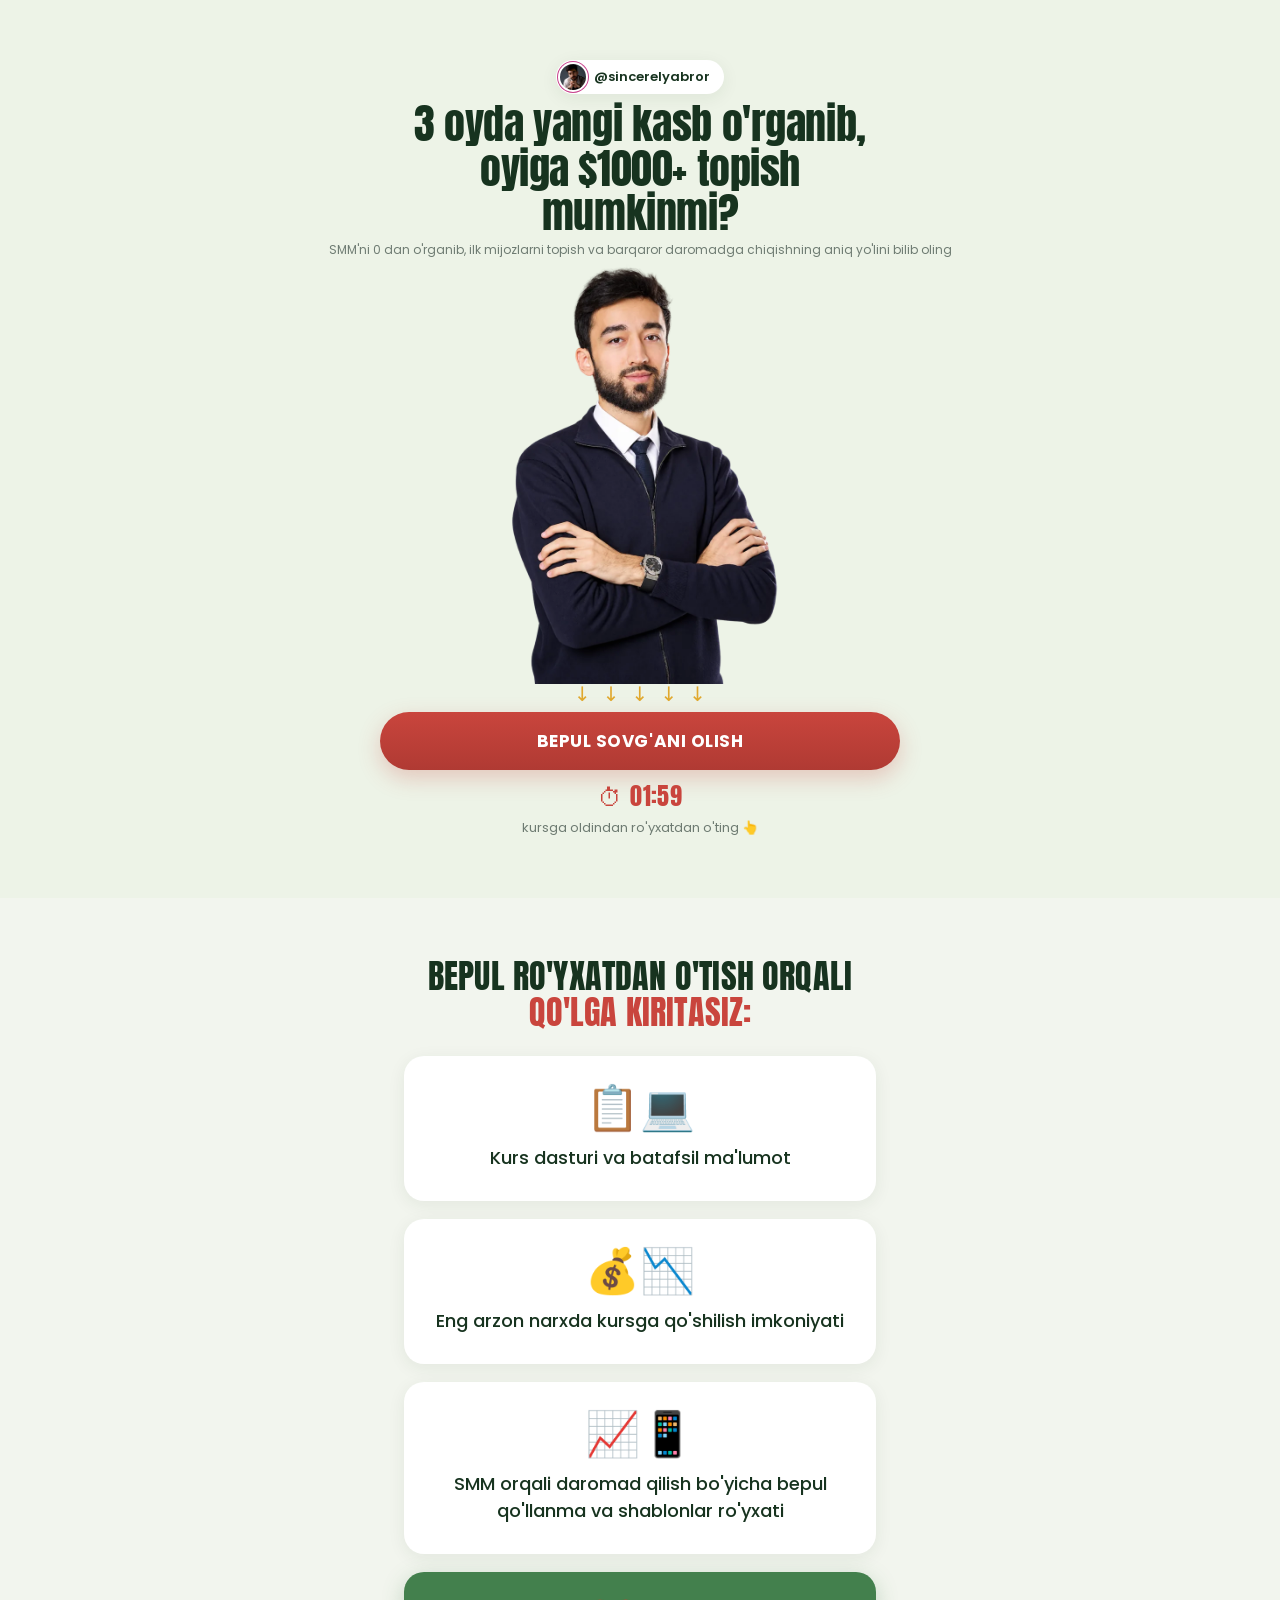
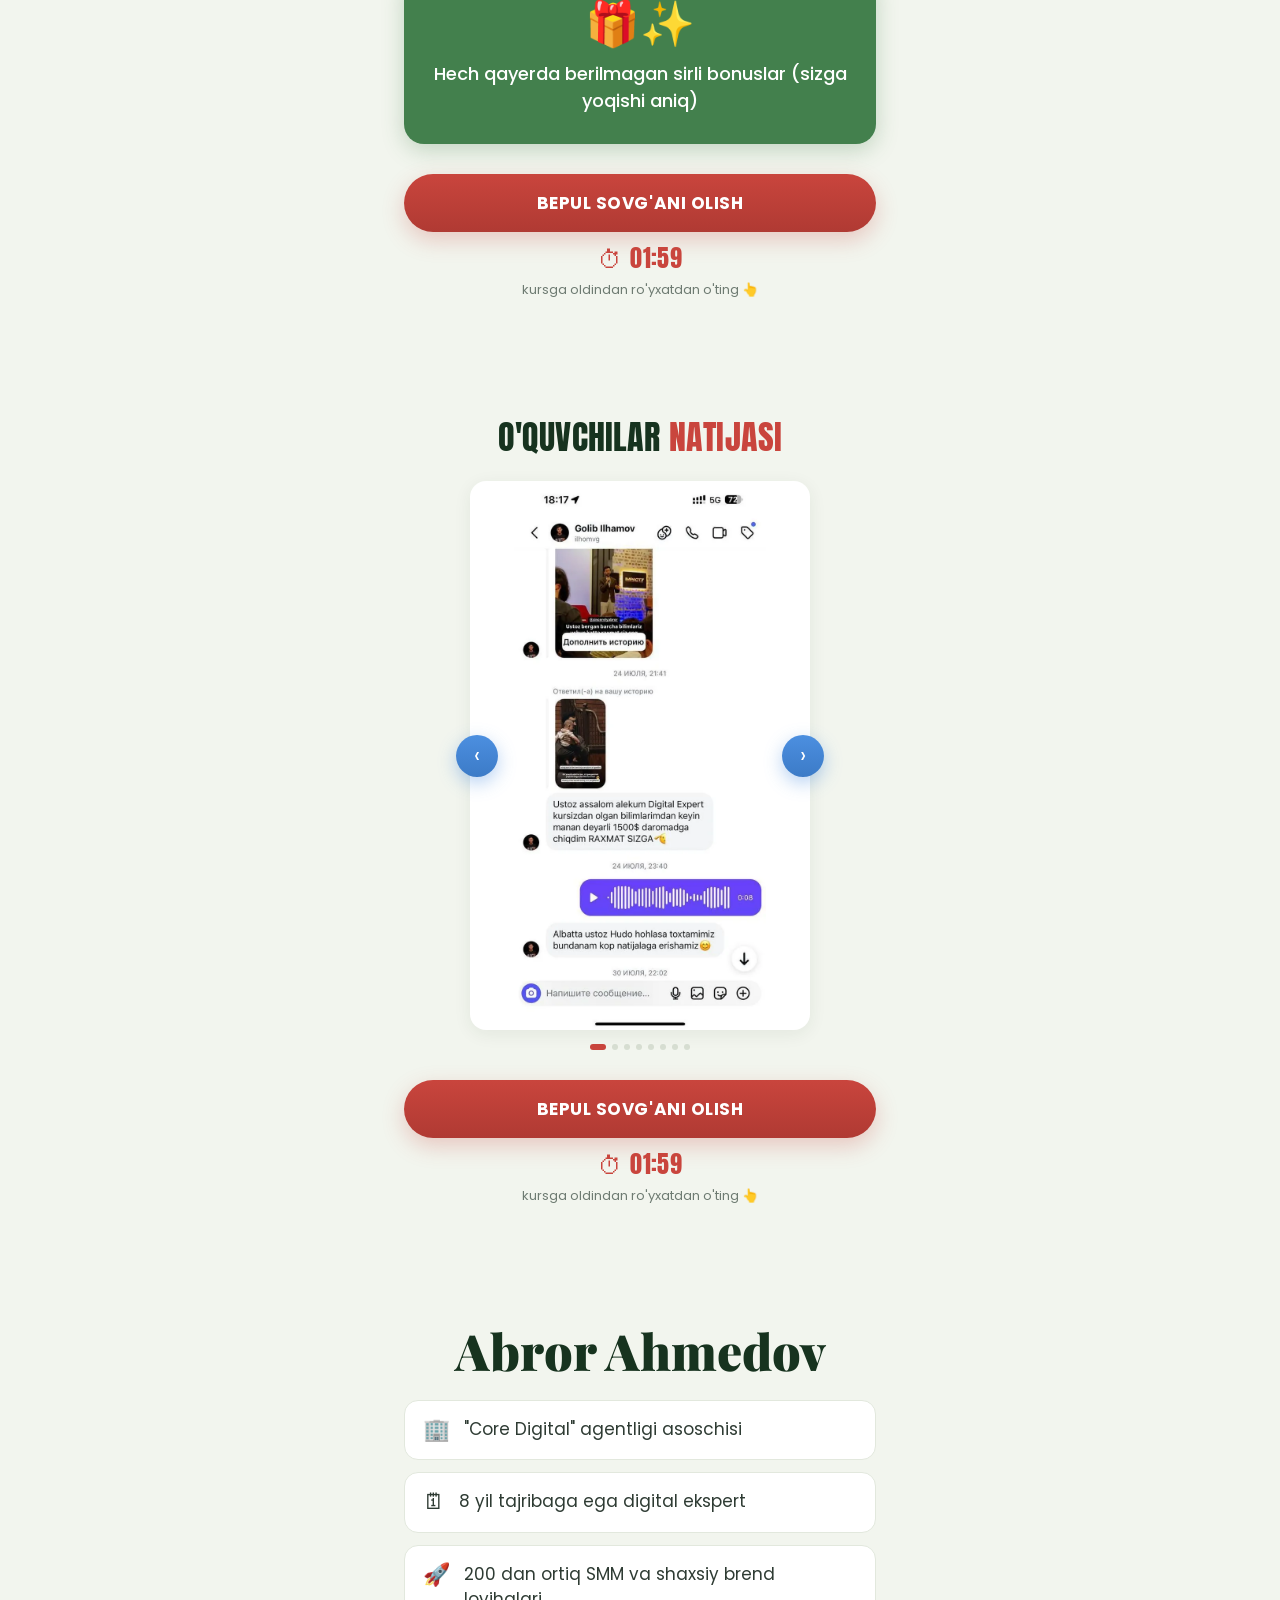
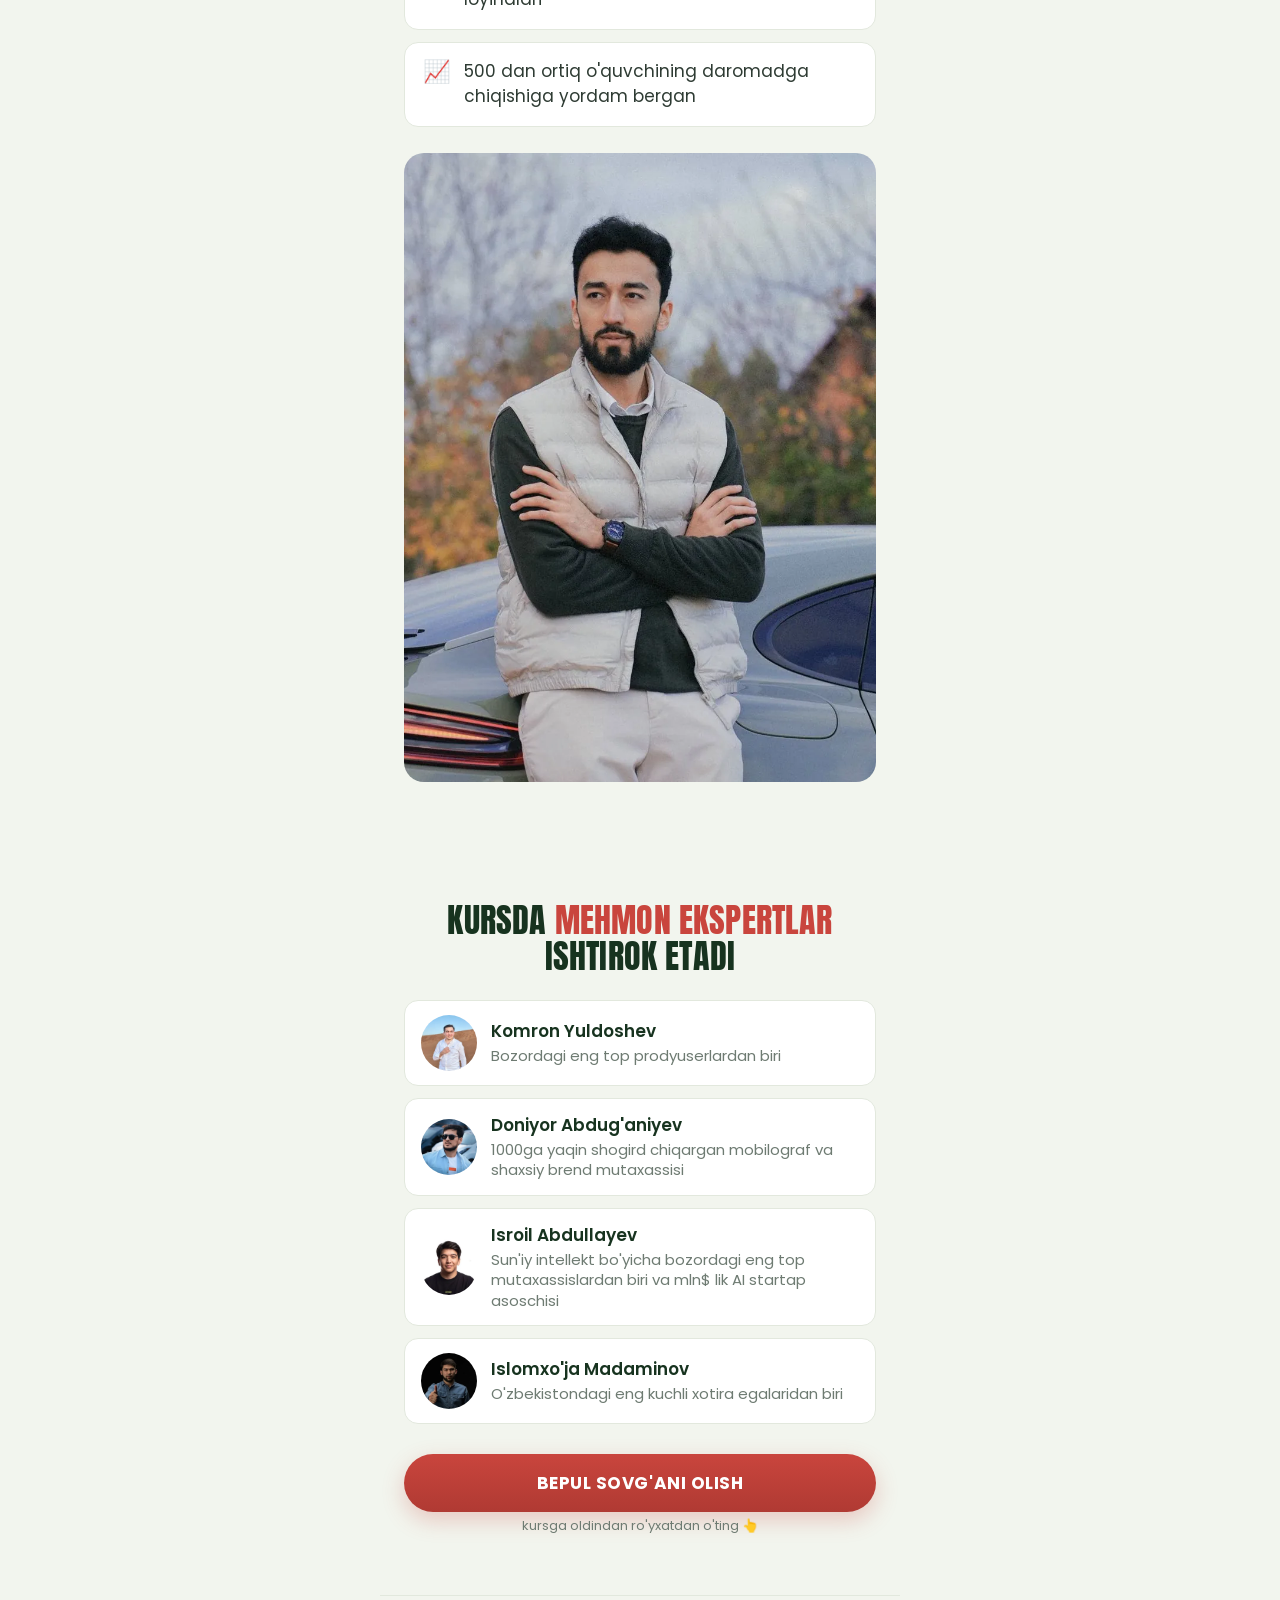
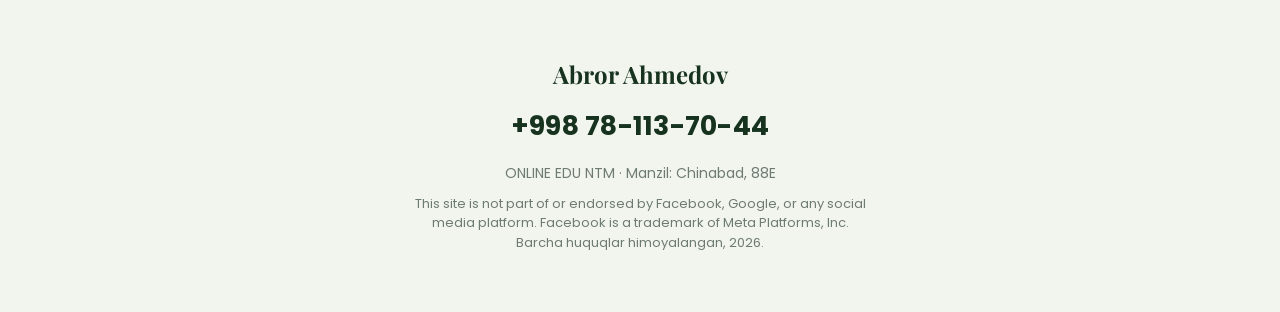
<file: index.html>
<!DOCTYPE html>
<html lang="uz">
<head>
<meta charset="UTF-8">
<meta name="viewport" content="width=device-width, initial-scale=1">

<!-- Meta Pixel Code -->
<script>
!function(f,b,e,v,n,t,s)
{if(f.fbq)return;n=f.fbq=function(){n.callMethod?
n.callMethod.apply(n,arguments):n.queue.push(arguments)};
if(!f._fbq)f._fbq=n;n.push=n;n.loaded=!0;n.version='2.0';
n.queue=[];t=b.createElement(e);t.async=!0;
t.src=v;s=b.getElementsByTagName(e)[0];
s.parentNode.insertBefore(t,s)}(window, document,'script',
'https://connect.facebook.net/en_US/fbevents.js');
fbq('init', '4437457179825041');
fbq('track', 'PageView');
</script>
<noscript><img height="1" width="1" style="display:none"
src="https://www.facebook.com/tr?id=4437457179825041&ev=PageView&noscript=1"
/></noscript>
<!-- End Meta Pixel Code -->

<link rel="preload" as="image" href="/assets/img/hero.webp" fetchpriority="high">
<title>Digital Ekspert — Abror Ahmedov</title>
<meta name="description" content="Abror Ahmedov metodikasi bilan noldan SMM mutaxassisi bo'ling va birinchi mijozingizga chiqing. Kursga hoziroq bepul ro'yxatdan o'ting va eng arzon narxdan foydalaning.">
<meta property="og:title" content="Digital Ekspert — Abror Ahmedov">
<meta property="og:description" content="Noldan SMM mutaxassisi bo'ling va birinchi mijozingizga chiqing. Bepul ro'yxatdan o'ting.">
<meta property="og:type" content="website">
<meta property="og:image" content="/assets/img/og-image.jpg">
<link rel="icon" href="/assets/img/favicon.png">
<link rel="apple-touch-icon" href="/assets/img/apple-touch-icon.png">

<link rel="preconnect" href="https://fonts.googleapis.com">
<link rel="preconnect" href="https://fonts.gstatic.com" crossorigin>
<link href="https://fonts.googleapis.com/css2?family=Anton&family=Playfair+Display:wght@700;900&family=Poppins:wght@400;500;600;700&display=swap" rel="stylesheet">
<link rel="stylesheet" href="/assets/css/styles.css">
</head>
<body>

<!-- ============ 1. HERO ============ -->
<section class="hero">
  <a class="ig-badge" href="https://instagram.com/sincerelyabror" target="_blank" rel="noopener">
    <img src="/assets/img/avatar.webp" alt="Abror Ahmedov" class="ig-badge__img">
    <span class="ig-badge__name" data-cfg="instagram">@sincerelyabror</span>
  </a>

  <h1 class="hero__title" data-cfg="heroTitle"></h1>
  <p class="hero__subtitle" data-cfg="heroSubtitle"></p>

  <div class="hero__photo">
    <img src="/assets/img/hero.webp" alt="Abror Ahmedov — digital ekspert" width="640" height="960" loading="eager" fetchpriority="high">
  </div>

  <div class="cta-block" data-cta="green" data-arrows="1"></div>
</section>

<!-- ============ 2. NIMA OLASIZ ============ -->
<section class="section">
  <h2 class="section__title" data-cfg="benefitsTitle"></h2>
  <div class="benefits" id="benefits"></div>
  <div class="cta-block" data-cta="green"></div>
</section>

<!-- ============ 3. NATIJALAR ============ -->
<section class="section" id="results-section">
  <h2 class="section__title" data-cfg="resultsTitle"></h2>
  <div class="tc" id="tc">
    <div class="tc-stage">
      <img id="tc-img" src="" alt="O'quvchi fikri">
    </div>
    <button class="tc-btn tc-btn--prev" id="tc-prev" type="button" aria-label="Oldingi">&#8249;</button>
    <button class="tc-btn tc-btn--next" id="tc-next" type="button" aria-label="Keyingi">&#8250;</button>
  </div>
  <div class="tc-dots" id="tc-dots"></div>
  <div class="cta-block" data-cta="red"></div>
</section>

<!-- ============ 4. EKSPERT ============ -->
<section class="section">
  <h2 class="bio__name" data-cfg="expertName"></h2>
  <ul class="bio__list" id="credentials"></ul>
  <div class="bio__photo">
    <img src="/assets/img/bio.webp" alt="Abror Ahmedov" loading="lazy">
  </div>
</section>

<!-- ============ 5. MEHMON EKSPERTLAR ============ -->
<section class="section" id="guests-section" hidden>
  <h2 class="section__title" data-cfg="guestsTitle"></h2>
  <div class="guests" id="guests"></div>
  <div class="cta-block" data-cta="green" data-notimer="1"></div>
</section>

<!-- ============ 6. FOOTER ============ -->
<footer class="footer">
  <p class="footer__name" data-cfg="expertName"></p>
  <p class="footer__phones" id="footer-phones"></p>
  <p class="footer__legal" id="footer-legal"></p>
  <p class="footer__disclaimer">
    This site is not part of or endorsed by Facebook, Google, or any social media platform.
    Facebook is a trademark of Meta Platforms, Inc.<br>
    Barcha huquqlar himoyalangan, <span id="year"></span>.
  </p>
</footer>

<!-- ============ MODAL FORMA ============ -->
<div class="modal" id="modal" aria-hidden="true">
  <div class="modal__panel" role="dialog" aria-modal="true" aria-labelledby="modal-title">
    <div class="modal__topbar">
      <button class="modal__close" type="button" data-close aria-label="Yopish">&#10005;</button>
    </div>

    <div class="modal__body">
      <h2 class="modal__title" id="modal-title" data-cfg="formTitle"></h2>

      <div class="field">
        <label class="field__label" for="lead-name">Ismingiz</label>
        <input class="field__input" id="lead-name" type="text" placeholder="Ismingiz" autocomplete="given-name" maxlength="60">
      </div>

      <div class="field">
        <label class="field__label" for="lead-phone">Telefon raqamingiz</label>
        <div class="phone">
          <span class="phone__code">🇺🇿 +998</span>
          <input class="field__input phone__input" id="lead-phone" type="tel" inputmode="numeric"
                 placeholder="XX XXX-XX-XX" autocomplete="tel-national" maxlength="13">
        </div>
      </div>

      <p class="field__error" id="lead-error" hidden></p>

      <button class="btn btn--red modal__submit" id="lead-submit" type="button" data-cfg="formButton"></button>
    </div>
  </div>
</div>

<script src="/assets/js/script.js"></script>
</body>
</html>
</file>
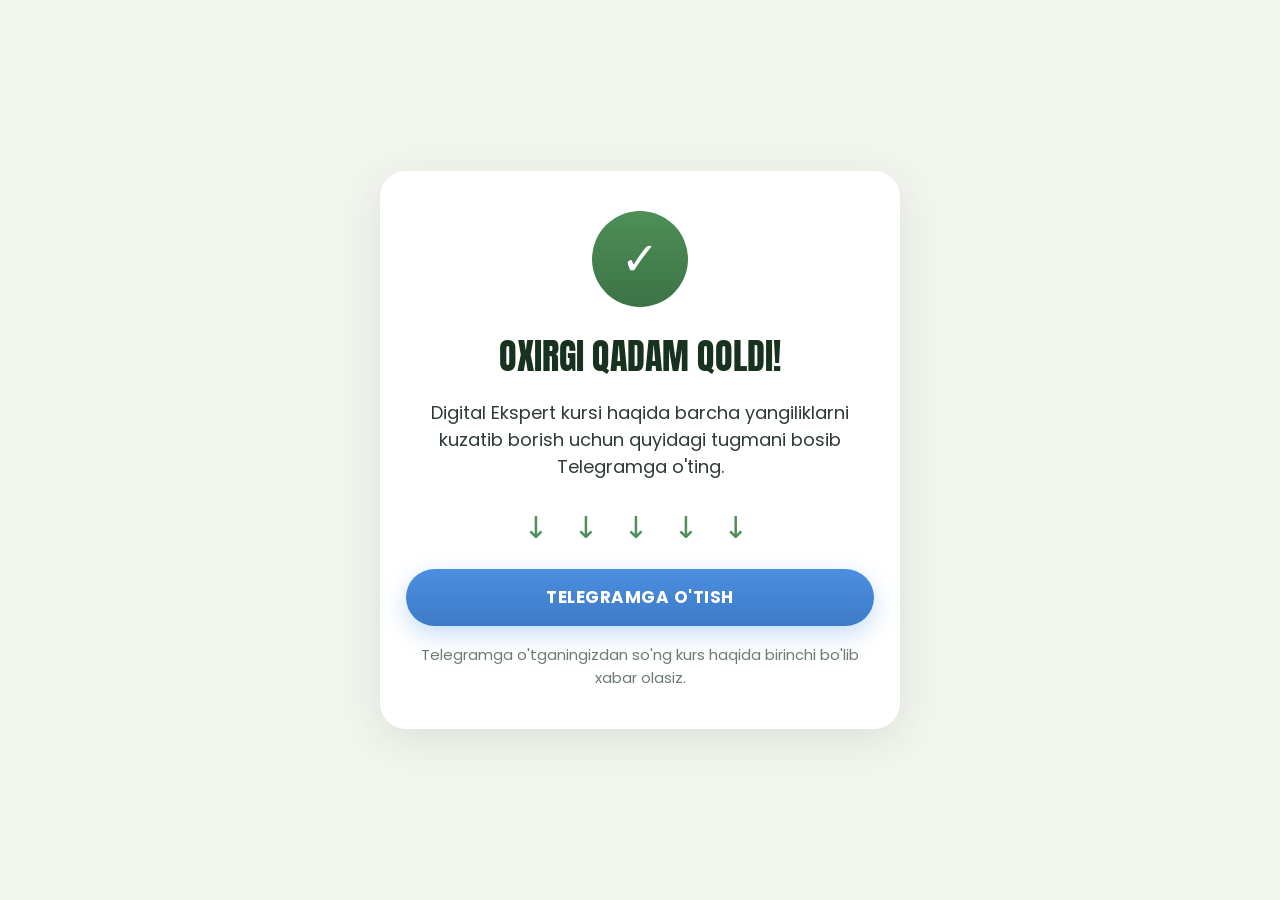
<file: rahmat.html>
<!DOCTYPE html>
<html lang="uz">
<head>
<meta charset="UTF-8">
<meta name="viewport" content="width=device-width, initial-scale=1">

<!-- Meta Pixel Code -->
<script>
!function(f,b,e,v,n,t,s)
{if(f.fbq)return;n=f.fbq=function(){n.callMethod?
n.callMethod.apply(n,arguments):n.queue.push(arguments)};
if(!f._fbq)f._fbq=n;n.push=n;n.loaded=!0;n.version='2.0';
n.queue=[];t=b.createElement(e);t.async=!0;
t.src=v;s=b.getElementsByTagName(e)[0];
s.parentNode.insertBefore(t,s)}(window, document,'script',
'https://connect.facebook.net/en_US/fbevents.js');
fbq('init', '4437457179825041');
fbq('track', 'PageView');
</script>
<noscript><img height="1" width="1" style="display:none"
src="https://www.facebook.com/tr?id=4437457179825041&ev=PageView&noscript=1"
/></noscript>
<!-- End Meta Pixel Code -->

<title>Oxirgi qadam — Digital Ekspert</title>
<meta name="robots" content="noindex">
<link rel="icon" href="/assets/img/favicon.png">
<link rel="apple-touch-icon" href="/assets/img/apple-touch-icon.png">
<link rel="preconnect" href="https://fonts.googleapis.com">
<link rel="preconnect" href="https://fonts.gstatic.com" crossorigin>
<link href="https://fonts.googleapis.com/css2?family=Anton&family=Poppins:wght@400;500;600;700&display=swap" rel="stylesheet">
<link rel="stylesheet" href="/assets/css/styles.css">
</head>
<body>

<main class="thanks">
  <div class="thanks__card">
    <div class="thanks__check" aria-hidden="true">&#10003;</div>

    <h1 class="thanks__title" id="t-title">Oxirgi qadam qoldi!</h1>

    <p class="thanks__text" id="t-text"></p>

    <div class="thanks__arrows" aria-hidden="true">↓ ↓ ↓ ↓ ↓</div>

    <a class="btn btn--blue" id="t-btn" href="#" target="_blank" rel="noopener"></a>

    <p class="thanks__note" id="t-note"></p>
  </div>
</main>

<script>
const THANKS = {
  telegramUrl: "https://t.me/+KGzYfver2_4yYTQy",
  title:       "Oxirgi qadam qoldi!",
  text:        "Digital Ekspert kursi haqida barcha yangiliklarni kuzatib borish uchun quyidagi tugmani bosib Telegramga o'ting.",
  button:      "Telegramga o'tish",
  note:        "Telegramga o'tganingizdan so'ng kurs haqida birinchi bo'lib xabar olasiz."
};

const el = id => document.getElementById(id);

// Ismni eslab qolib, shaxsiy murojaat qilamiz
let name = "";
try { name = sessionStorage.getItem("leadName") || ""; } catch (e) {}

el("t-title").textContent = name ? name + ", oxirgi qadam qoldi!" : THANKS.title;
el("t-text").textContent  = THANKS.text;
el("t-note").textContent  = THANKS.note;

const btn = el("t-btn");
btn.textContent = THANKS.button;
btn.href = THANKS.telegramUrl;
</script>

</body>
</html>
</file>
<file: assets/css/styles.css>
/* ============================================================
   DIGITAL EKSPERT — lead landing
   Ranglar bitta joyda. O'zgartirmoqchi bo'lsangiz shu yerdan.
   ============================================================ */
:root{
  --bg:            #F2F5EE;   /* umumiy oq-yashil fon */
  --bg-hero:       #EDF3E7;   /* hero foni (biroz yashilroq) */
  --card:          #FFFFFF;   /* oq kartalar */
  --ink:           #17331F;   /* to'q yashil — sarlavhalar */
  --ink-body:      #2E3B33;   /* asosiy matn */
  --ink-mute:      #6E7B72;   /* kulrang matn */
  --green:         #4E8F58;   /* asosiy yashil */
  --green-dark:    #3B7345;   /* gradient pastki */
  --green-deep:    #43804D;   /* to'q yashil karta (bonus) */
  --red:           #C9453D;   /* qizil CTA */
  --red-dark:      #B03A33;
  --blue:          #4C8FE0;   /* telegram tugma */
  --blue-dark:     #3C7BC7;
  --line:          #E2E8DD;
  --radius:        20px;
  --radius-pill:   999px;
  --shadow:        0 4px 18px rgba(23,51,31,.07);
  --wrap:          520px;     /* kontent kengligi (mobile-first) */
}

*,*::before,*::after{box-sizing:border-box}
html{-webkit-text-size-adjust:100%}
body{
  margin:0;
  background:var(--bg);
  color:var(--ink-body);
  font-family:'Poppins',system-ui,-apple-system,'Segoe UI',sans-serif;
  font-size:17px;
  line-height:1.5;
  -webkit-font-smoothing:antialiased;
}
img{max-width:100%;display:block}
a{color:inherit}
button{font-family:inherit}

:focus-visible{outline:3px solid var(--red);outline-offset:3px;border-radius:6px}

/* ---------- layout ---------- */
.section,.hero,.footer{
  max-width:var(--wrap);
  margin-inline:auto;
  padding:44px 20px;
}
.hero{
  background:var(--bg-hero);
  max-width:none;
  padding-top:10px;
}
.hero > *{max-width:var(--wrap);margin-inline:auto}

/* ---------- typography ---------- */
.hero__title,.section__title{
  font-family:'Anton',Impact,sans-serif;
  font-weight:400;
  color:var(--ink);
  text-transform:uppercase;
  letter-spacing:.005em;
  line-height:1.06;
  text-align:center;
  margin:0 auto;
}
.hero__title{
  font-size:clamp(30px,8.2vw,42px);
  text-transform:none;   /* hero — savol shaklida, katta harf emas */
  letter-spacing:-.01em;
}
.section__title{font-size:clamp(26px,6.8vw,34px);margin-bottom:26px}
.section__title em{font-style:normal;color:var(--red)}

.hero__subtitle{
  text-align:center;
  color:var(--ink-mute);
  font-size:12px;
  line-height:1.4;
  margin:6px auto 0;
  max-width:none;
}

/* ---------- instagram badge ---------- */
.ig-badge{
  display:flex;align-items:center;gap:8px;
  width:max-content;margin:0 auto 8px;
  background:var(--card);
  border-radius:var(--radius-pill);
  padding:4px 14px 4px 4px;
  text-decoration:none;
  box-shadow:var(--shadow);
}
.ig-badge__img{
  width:26px;height:26px;border-radius:50%;object-fit:cover;
  background:#DDE6D8;
  box-shadow:0 0 0 2px #fff,0 0 0 3px #C9438E;
}
.ig-badge__name{font-weight:600;color:var(--ink);font-size:13px}

/* ---------- hero photo ---------- */
.hero__photo{margin-top:6px}
.hero__photo img{margin-inline:auto;max-height:44vh;max-width:83%;object-fit:contain}
.hero__photo + .cta-block{margin-top:0}

/* ---------- CTA bloki ---------- */
.cta-block{margin-top:30px;text-align:center}
.btn{
  display:block;width:100%;
  border:0;cursor:pointer;
  border-radius:var(--radius-pill);
  color:#fff;
  text-decoration:none;
  text-align:center;
  font-weight:700;font-size:17px;
  letter-spacing:.03em;
  text-transform:uppercase;
  padding:16px 20px;
  transition:transform .12s ease,filter .12s ease;
}
.btn:active{transform:scale(.985)}
.btn--green{
  background:linear-gradient(180deg,var(--red) 0%,var(--red-dark) 100%);
  box-shadow:0 8px 22px rgba(201,69,61,.26);
}
.btn--red{
  background:linear-gradient(180deg,var(--red) 0%,var(--red-dark) 100%);
  box-shadow:0 8px 22px rgba(201,69,61,.26);
}
.btn--blue{
  background:linear-gradient(180deg,var(--blue) 0%,var(--blue-dark) 100%);
  box-shadow:0 8px 24px rgba(76,143,224,.32);
}
.btn:hover{filter:brightness(1.04)}

.timer{
  display:flex;align-items:center;justify-content:center;gap:8px;
  margin-top:8px;
  font-family:'Anton',Impact,sans-serif;
  font-size:24px;letter-spacing:.02em;
  color:var(--red);
  font-variant-numeric:tabular-nums;
}
.timer.is-done{color:var(--ink-mute)}
.cta-note{margin:4px 0 0;color:var(--ink-mute);font-size:13px}

/* ---------- benefits ---------- */
.benefits{display:grid;gap:18px}
.benefit{
  background:var(--card);
  border-radius:var(--radius);
  box-shadow:var(--shadow);
  padding:30px 24px;
  text-align:center;
}
.benefit__icon{font-size:44px;line-height:1;margin-bottom:14px}
.benefit__text{margin:0;font-weight:500;color:var(--ink);font-size:18px}
.benefit--bonus{background:var(--green-deep);box-shadow:0 6px 22px rgba(67,128,77,.28)}
.benefit--bonus .benefit__text{color:#fff}

/* ---------- natijalar: tugmali carousel ---------- */
.tc{position:relative;max-width:340px;margin-inline:auto}
.tc-stage{
  border-radius:16px;
  overflow:hidden;
  background:var(--card);
  box-shadow:var(--shadow);
  display:flex;align-items:center;justify-content:center;
  aspect-ratio:0.62;
}
.tc-stage img{width:100%;height:100%;object-fit:contain;display:block;transition:opacity .2s ease}
.tc-btn{
  position:absolute;top:50%;transform:translateY(-50%);
  width:42px;height:42px;border-radius:50%;border:0;cursor:pointer;
  background:linear-gradient(180deg,var(--blue) 0%,var(--blue-dark) 100%);
  color:#fff;font-size:22px;line-height:1;
  display:flex;align-items:center;justify-content:center;
  box-shadow:0 6px 18px rgba(76,143,224,.4);
  z-index:2;
}
.tc-btn:active{transform:translateY(-50%) scale(.94)}
.tc-btn--prev{left:-14px}
.tc-btn--next{right:-14px}
.tc-dots{display:flex;justify-content:center;gap:6px;margin-top:14px}
.tc-dot{width:6px;height:6px;border-radius:50%;background:#D7DED2;transition:all .2s ease}
.tc-dot.is-active{background:var(--red);width:16px;border-radius:3px}

/* ---------- birinchi tugma ustidagi harakatlanuvchi strelkalar ---------- */
.cta-arrows{
  display:flex;justify-content:center;gap:12px;
  margin-bottom:8px;
}
.cta-arrows span{
  display:block;
  color:#E0A82E;
  font-size:20px;
  line-height:1;
  animation:arrow-bounce 1.3s ease-in-out infinite;
}
.cta-arrows span:nth-child(1){animation-delay:0s}
.cta-arrows span:nth-child(2){animation-delay:.08s}
.cta-arrows span:nth-child(3){animation-delay:.16s}
.cta-arrows span:nth-child(4){animation-delay:.24s}
.cta-arrows span:nth-child(5){animation-delay:.32s}
@keyframes arrow-bounce{
  0%,100%{transform:translateY(0);opacity:.5}
  50%{transform:translateY(7px);opacity:1}
}
@media (prefers-reduced-motion:reduce){
  .cta-arrows span{animation:none;opacity:.85}
}

/* ---------- bio ---------- */
.bio__name{
  font-family:'Playfair Display',Georgia,serif;
  font-weight:900;
  font-size:clamp(34px,10vw,50px);
  color:var(--ink);
  text-align:center;
  margin:0 0 22px;
  line-height:1.05;
}
.bio__list{list-style:none;margin:0;padding:0;display:grid;gap:12px}
.bio__list li{
  background:var(--card);
  border:1px solid var(--line);
  border-radius:14px;
  padding:16px 18px;
  display:flex;gap:14px;align-items:flex-start;
  font-size:17px;color:var(--ink-body);
}
.bio__list .ico{font-size:22px;line-height:1.2;flex:0 0 auto}
.bio__photo{
  margin-top:26px;
  background:#E4EEDC;
  border-radius:var(--radius);
  overflow:hidden;
}
.bio__photo img{width:100%}

/* ---------- mehmon ekspertlar ---------- */
.guests{display:grid;gap:12px}
.guest{
  background:var(--card);
  border:1px solid var(--line);
  border-radius:14px;
  padding:14px 16px;
  display:flex;gap:14px;align-items:center;
}
.guest img{width:56px;height:56px;border-radius:50%;object-fit:cover;flex:0 0 auto;background:#E4EEDC}
.guest__name{margin:0;font-weight:600;color:var(--ink);font-size:17px}
.guest__role{margin:2px 0 0;color:var(--ink-mute);font-size:15px;line-height:1.35}

/* ---------- footer ---------- */
.footer{border-top:1px solid var(--line);text-align:center}
.footer__name{
  font-family:'Playfair Display',Georgia,serif;
  font-weight:700;font-size:24px;color:var(--ink);margin:0 0 14px;
}
.footer__phones{margin:0 0 16px;font-weight:700;font-size:27px;letter-spacing:.01em}
.footer__phones a{text-decoration:none;color:var(--ink)}
.footer__legal{margin:0 0 10px;color:var(--ink-mute);font-size:14px}
.footer__disclaimer{margin:0;color:var(--ink-mute);font-size:13px;line-height:1.5}

/* ---------- modal (to'liq ekran) ---------- */
.modal{position:fixed;inset:0;z-index:80;display:none}
.modal.is-open{display:block}
.modal__panel{
  position:fixed;inset:0;
  display:flex;flex-direction:column;
  background:#fff;
  animation:panel-in .18s ease-out;
}
@keyframes panel-in{from{opacity:0}to{opacity:1}}
@media (prefers-reduced-motion:reduce){.modal__panel{animation:none}}

.modal__topbar{
  flex:0 0 auto;
  height:64px;
  background:#101012;
  display:flex;align-items:center;justify-content:flex-end;
  padding:0 14px;
}
.modal__close{
  width:40px;height:40px;border:0;border-radius:50%;
  background:transparent;color:#fff;font-size:22px;line-height:1;cursor:pointer;
}

.modal__body{
  flex:1 1 auto;
  overflow-y:auto;
  width:100%;
  max-width:var(--wrap);
  margin-inline:auto;
  padding:44px 22px 34px;
}
.modal__title{
  font-size:26px;font-weight:700;color:#101a13;
  text-align:left;margin:0 0 30px;line-height:1.25;
}
.modal__submit{margin-top:24px}

.field{margin-bottom:16px}
.field__label{display:block;margin-bottom:7px;font-size:16px;color:var(--ink-body)}
.field__input{
  width:100%;
  border:1px solid #D9DFD6;
  border-radius:14px;
  padding:16px 18px;
  font-size:18px;color:var(--ink);
  background:#fff;
}
.field__input::placeholder{color:#A8B2AB}
.field__input:focus{border-color:var(--red);outline:none;box-shadow:0 0 0 3px rgba(201,69,61,.16)}
.field__input.is-invalid{border-color:var(--red);box-shadow:0 0 0 3px rgba(201,69,61,.14)}
.field__error{margin:0;color:var(--red);font-size:15px}

.phone{display:flex;align-items:stretch;border:1px solid #D9DFD6;border-radius:14px;overflow:hidden}
.phone:focus-within{border-color:var(--red);box-shadow:0 0 0 3px rgba(201,69,61,.16)}
.phone__code{
  display:flex;align-items:center;gap:6px;
  padding:0 16px;background:#fff;border-right:1px solid #D9DFD6;
  font-size:18px;font-weight:600;color:var(--ink);white-space:nowrap;
}
.phone__input{border:0;border-radius:0;flex:1;min-width:0}
.phone__input:focus{box-shadow:none}

/* ---------- rahmat sahifasi ---------- */
.thanks{
  min-height:100dvh;display:flex;align-items:center;justify-content:center;
  padding:24px;
}
.thanks__card{
  background:#fff;border-radius:26px;box-shadow:0 10px 40px rgba(23,51,31,.10);
  padding:40px 26px;max-width:var(--wrap);width:100%;text-align:center;
}
.thanks__check{
  width:96px;height:96px;border-radius:50%;margin:0 auto 22px;
  background:linear-gradient(180deg,var(--green) 0%,var(--green-dark) 100%);
  display:flex;align-items:center;justify-content:center;
  color:#fff;font-size:46px;line-height:1;
}
.thanks__title{
  font-family:'Anton',Impact,sans-serif;font-weight:400;
  font-size:clamp(28px,7.5vw,36px);color:var(--ink);
  text-transform:uppercase;margin:0 0 16px;
}
.thanks__text{margin:0 auto 26px;color:var(--ink-body);max-width:26em}
.thanks__arrows{font-size:30px;letter-spacing:.28em;color:var(--green);margin-bottom:18px}
.thanks__note{margin:18px auto 0;color:var(--ink-mute);font-size:15px;max-width:32em}

/* ---------- desktop ---------- */
@media (min-width:760px){
  body{font-size:18px}
  .section,.hero,.footer{padding:60px 24px}
  .hero__photo img{max-height:420px}
}
</file>
